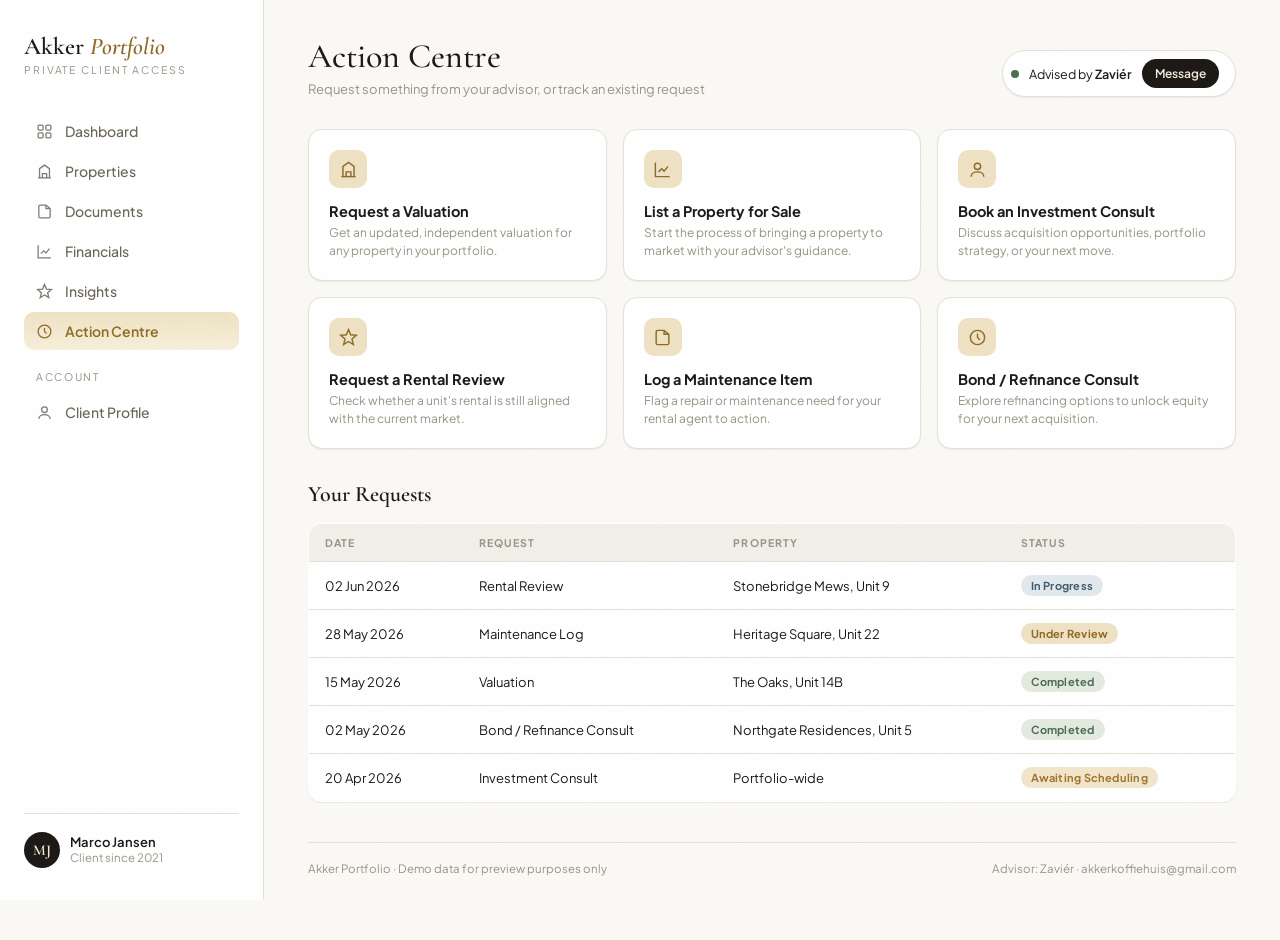
<file: action-centre.html>
<!DOCTYPE html>
<html lang="en">
<head>
<meta charset="UTF-8">
<meta name="viewport" content="width=device-width, initial-scale=1.0">
<title>Action Centre — Akker Portfolio</title>
<link rel="preconnect" href="https://fonts.googleapis.com">
<link href="https://fonts.googleapis.com/css2?family=Cormorant+Garamond:ital,wght@0,500;0,600;1,500&family=Plus+Jakarta+Sans:wght@400;500;600;700&family=IBM+Plex+Mono:wght@400;500;600&display=swap" rel="stylesheet">
<link rel="stylesheet" href="assets/styles.css">
</head>
<body>
<div class="shell">

<aside class="sidebar">
  <div class="brand">
    <div class="mark">Akker <span>Portfolio</span></div>
    <div class="sub">Private Client Access</div>
  </div>
  <nav class="primary">
    <a class="nav-item" href="index.html"><svg viewBox="0 0 24 24" fill="none" stroke="currentColor" stroke-width="1.8"><rect x="3" y="3" width="7" height="7" rx="1.5"/><rect x="14" y="3" width="7" height="7" rx="1.5"/><rect x="3" y="14" width="7" height="7" rx="1.5"/><rect x="14" y="14" width="7" height="7" rx="1.5"/></svg><span>Dashboard</span></a>
    <a class="nav-item" href="properties.html"><svg viewBox="0 0 24 24" fill="none" stroke="currentColor" stroke-width="1.8"><path d="M3 21h18"/><path d="M5 21V8l7-5 7 5v13"/><path d="M9 21v-6h6v6"/></svg><span>Properties</span></a>
    <a class="nav-item" href="documents.html"><svg viewBox="0 0 24 24" fill="none" stroke="currentColor" stroke-width="1.8"><path d="M14 3H6a2 2 0 0 0-2 2v14a2 2 0 0 0 2 2h12a2 2 0 0 0 2-2V8z"/><path d="M14 3v5h5"/></svg><span>Documents</span></a>
    <a class="nav-item" href="financials.html"><svg viewBox="0 0 24 24" fill="none" stroke="currentColor" stroke-width="1.8"><path d="M3 3v18h18"/><path d="M7 15l4-4 3 3 5-6"/></svg><span>Financials</span></a>
    <a class="nav-item" href="insights.html"><svg viewBox="0 0 24 24" fill="none" stroke="currentColor" stroke-width="1.8"><path d="M12 2l2.7 6.6 7.1.6-5.4 4.6 1.7 6.9L12 17l-6.1 3.7 1.7-6.9-5.4-4.6 7.1-.6z"/></svg><span>Insights</span></a>
    <a class="nav-item active" href="action-centre.html"><svg viewBox="0 0 24 24" fill="none" stroke="currentColor" stroke-width="1.8"><circle cx="12" cy="12" r="9"/><path d="M12 7v5l3 3"/></svg><span>Action Centre</span></a>
    <div class="nav-label">Account</div>
    <a class="nav-item" href="profile.html"><svg viewBox="0 0 24 24" fill="none" stroke="currentColor" stroke-width="1.8"><circle cx="12" cy="8" r="4"/><path d="M4 21c0-4 4-6 8-6s8 2 8 6"/></svg><span>Client Profile</span></a>
  </nav>
  <div class="sidebar-foot">
    <div class="avatar">MJ</div>
    <div>
      <div class="who">Marco Jansen</div>
      <div class="role">Client since 2021</div>
    </div>
  </div>
</aside>

<main>
  <div class="topbar">
    <div>
      <h1>Action Centre</h1>
      <div class="date">Request something from your advisor, or track an existing request</div>
    </div>
    <div class="advisor-pill">
      <span class="dot"></span>
      <span class="txt">Advised by <b>Zaviér</b></span>
      <button>Message</button>
    </div>
  </div>

  <div class="tile-grid">
    <div class="tile">
      <div class="tile-icon"><svg viewBox="0 0 24 24" fill="none" stroke="currentColor" stroke-width="1.8"><path d="M3 21h18"/><path d="M5 21V8l7-5 7 5v13"/><path d="M9 21v-6h6v6"/></svg></div>
      <h3>Request a Valuation</h3>
      <p>Get an updated, independent valuation for any property in your portfolio.</p>
    </div>
    <div class="tile">
      <div class="tile-icon"><svg viewBox="0 0 24 24" fill="none" stroke="currentColor" stroke-width="1.8"><path d="M3 3v18h18"/><path d="M7 15l4-4 3 3 5-6"/></svg></div>
      <h3>List a Property for Sale</h3>
      <p>Start the process of bringing a property to market with your advisor's guidance.</p>
    </div>
    <div class="tile">
      <div class="tile-icon"><svg viewBox="0 0 24 24" fill="none" stroke="currentColor" stroke-width="1.8"><circle cx="12" cy="8" r="4"/><path d="M4 21c0-4 4-6 8-6s8 2 8 6"/></svg></div>
      <h3>Book an Investment Consult</h3>
      <p>Discuss acquisition opportunities, portfolio strategy, or your next move.</p>
    </div>
    <div class="tile">
      <div class="tile-icon"><svg viewBox="0 0 24 24" fill="none" stroke="currentColor" stroke-width="1.8"><path d="M12 2l2.7 6.6 7.1.6-5.4 4.6 1.7 6.9L12 17l-6.1 3.7 1.7-6.9-5.4-4.6 7.1-.6z"/></svg></div>
      <h3>Request a Rental Review</h3>
      <p>Check whether a unit's rental is still aligned with the current market.</p>
    </div>
    <div class="tile">
      <div class="tile-icon"><svg viewBox="0 0 24 24" fill="none" stroke="currentColor" stroke-width="1.8"><path d="M14 3H6a2 2 0 0 0-2 2v14a2 2 0 0 0 2 2h12a2 2 0 0 0 2-2V8z"/><path d="M14 3v5h5"/></svg></div>
      <h3>Log a Maintenance Item</h3>
      <p>Flag a repair or maintenance need for your rental agent to action.</p>
    </div>
    <div class="tile">
      <div class="tile-icon"><svg viewBox="0 0 24 24" fill="none" stroke="currentColor" stroke-width="1.8"><circle cx="12" cy="12" r="9"/><path d="M12 7v5l3 3"/></svg></div>
      <h3>Bond / Refinance Consult</h3>
      <p>Explore refinancing options to unlock equity for your next acquisition.</p>
    </div>
  </div>

  <div class="section-head"><h2>Your Requests</h2></div>
  <table class="data-table">
    <thead><tr><th>Date</th><th>Request</th><th>Property</th><th>Status</th></tr></thead>
    <tbody>
      <tr><td>02 Jun 2026</td><td>Rental Review</td><td>Stonebridge Mews, Unit 9</td><td><span class="pill progress">In Progress</span></td></tr>
      <tr><td>28 May 2026</td><td>Maintenance Log</td><td>Heritage Square, Unit 22</td><td><span class="pill review">Under Review</span></td></tr>
      <tr><td>15 May 2026</td><td>Valuation</td><td>The Oaks, Unit 14B</td><td><span class="pill done">Completed</span></td></tr>
      <tr><td>02 May 2026</td><td>Bond / Refinance Consult</td><td>Northgate Residences, Unit 5</td><td><span class="pill done">Completed</span></td></tr>
      <tr><td>20 Apr 2026</td><td>Investment Consult</td><td>Portfolio-wide</td><td><span class="pill pending">Awaiting Scheduling</span></td></tr>
    </tbody>
  </table>

  <footer class="note">
    <span>Akker Portfolio · Demo data for preview purposes only</span>
    <span>Advisor: Zaviér · akkerkoffiehuis@gmail.com</span>
  </footer>
</main>
</div>

<script src="assets/app.js"></script>
</body>
</html>
</file>
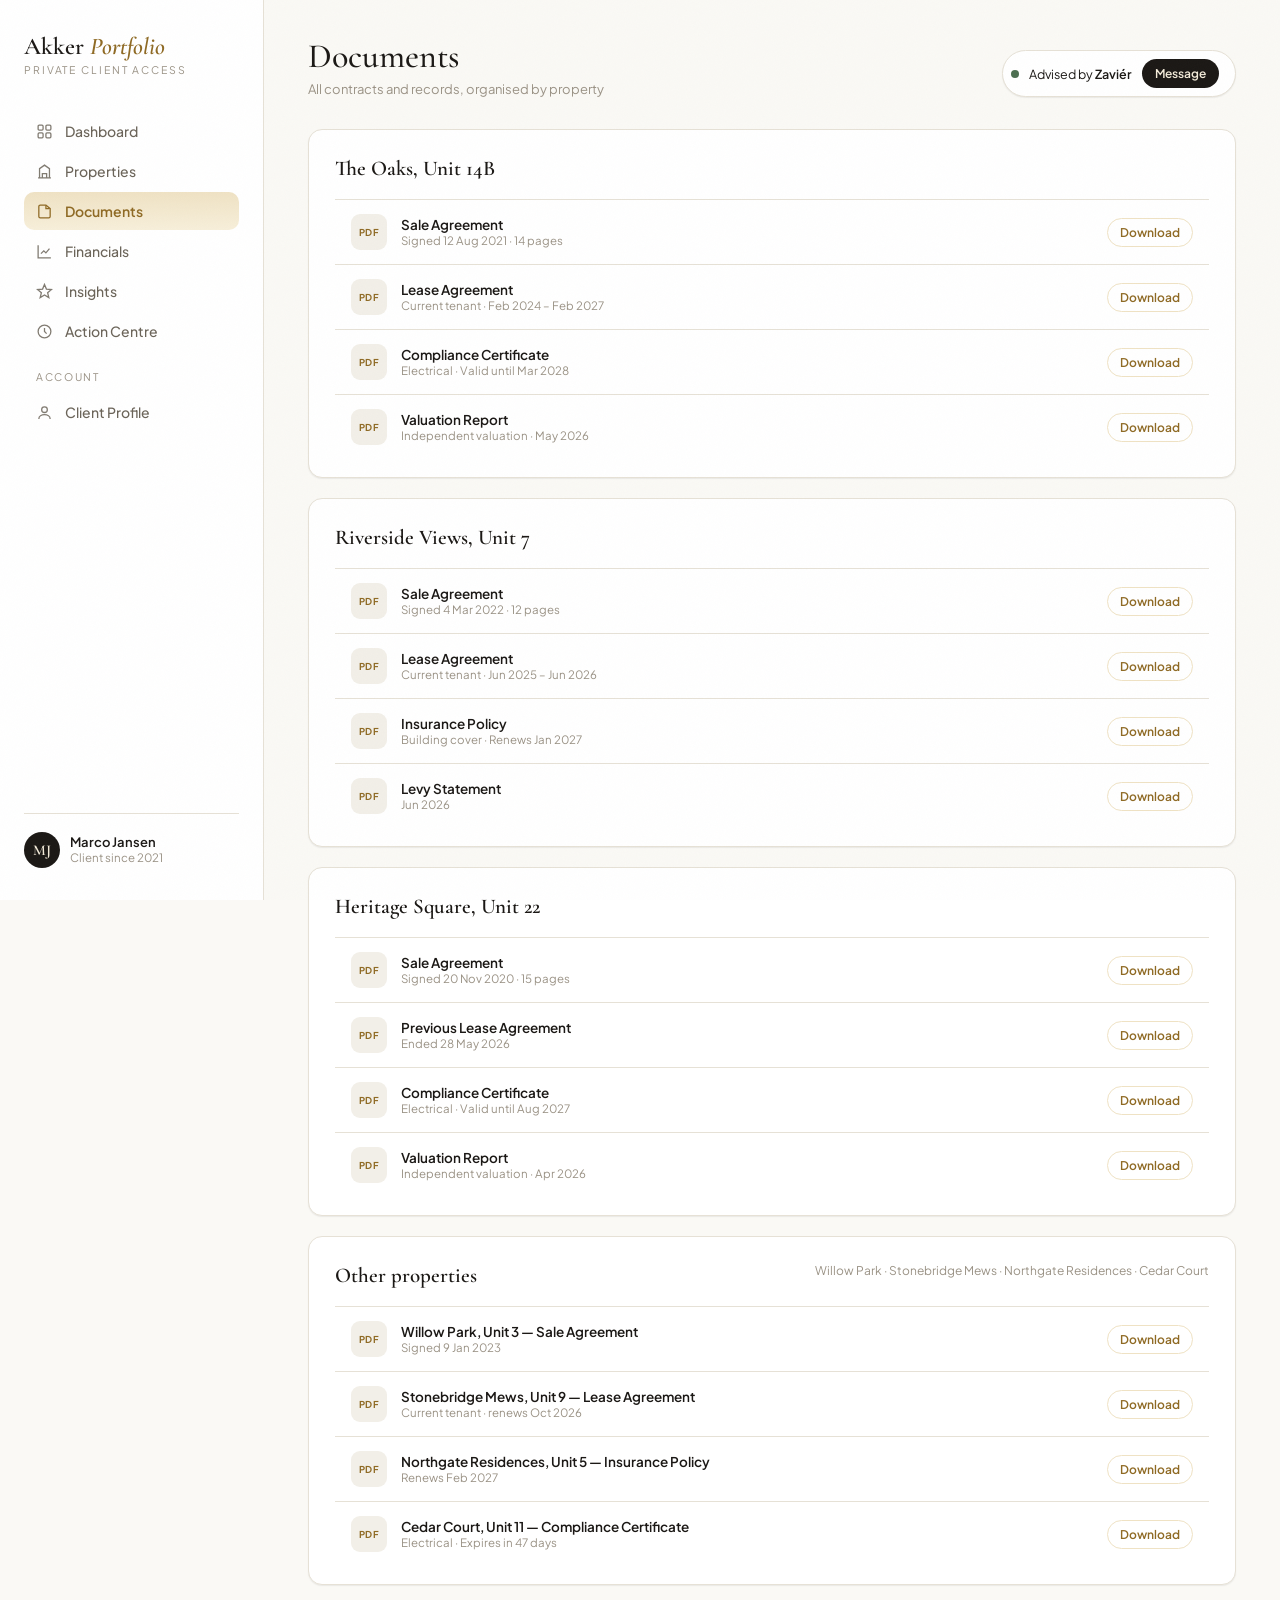
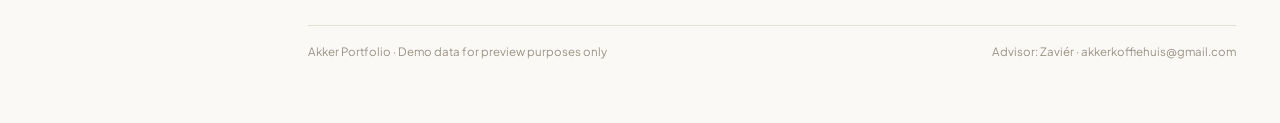
<file: documents.html>
<!DOCTYPE html>
<html lang="en">
<head>
<meta charset="UTF-8">
<meta name="viewport" content="width=device-width, initial-scale=1.0">
<title>Documents — Akker Portfolio</title>
<link rel="preconnect" href="https://fonts.googleapis.com">
<link href="https://fonts.googleapis.com/css2?family=Cormorant+Garamond:ital,wght@0,500;0,600;1,500&family=Plus+Jakarta+Sans:wght@400;500;600;700&family=IBM+Plex+Mono:wght@400;500;600&display=swap" rel="stylesheet">
<link rel="stylesheet" href="assets/styles.css">
</head>
<body>
<div class="shell">

<aside class="sidebar">
  <div class="brand">
    <div class="mark">Akker <span>Portfolio</span></div>
    <div class="sub">Private Client Access</div>
  </div>
  <nav class="primary">
    <a class="nav-item" href="index.html"><svg viewBox="0 0 24 24" fill="none" stroke="currentColor" stroke-width="1.8"><rect x="3" y="3" width="7" height="7" rx="1.5"/><rect x="14" y="3" width="7" height="7" rx="1.5"/><rect x="3" y="14" width="7" height="7" rx="1.5"/><rect x="14" y="14" width="7" height="7" rx="1.5"/></svg><span>Dashboard</span></a>
    <a class="nav-item" href="properties.html"><svg viewBox="0 0 24 24" fill="none" stroke="currentColor" stroke-width="1.8"><path d="M3 21h18"/><path d="M5 21V8l7-5 7 5v13"/><path d="M9 21v-6h6v6"/></svg><span>Properties</span></a>
    <a class="nav-item active" href="documents.html"><svg viewBox="0 0 24 24" fill="none" stroke="currentColor" stroke-width="1.8"><path d="M14 3H6a2 2 0 0 0-2 2v14a2 2 0 0 0 2 2h12a2 2 0 0 0 2-2V8z"/><path d="M14 3v5h5"/></svg><span>Documents</span></a>
    <a class="nav-item" href="financials.html"><svg viewBox="0 0 24 24" fill="none" stroke="currentColor" stroke-width="1.8"><path d="M3 3v18h18"/><path d="M7 15l4-4 3 3 5-6"/></svg><span>Financials</span></a>
    <a class="nav-item" href="insights.html"><svg viewBox="0 0 24 24" fill="none" stroke="currentColor" stroke-width="1.8"><path d="M12 2l2.7 6.6 7.1.6-5.4 4.6 1.7 6.9L12 17l-6.1 3.7 1.7-6.9-5.4-4.6 7.1-.6z"/></svg><span>Insights</span></a>
    <a class="nav-item" href="action-centre.html"><svg viewBox="0 0 24 24" fill="none" stroke="currentColor" stroke-width="1.8"><circle cx="12" cy="12" r="9"/><path d="M12 7v5l3 3"/></svg><span>Action Centre</span></a>
    <div class="nav-label">Account</div>
    <a class="nav-item" href="profile.html"><svg viewBox="0 0 24 24" fill="none" stroke="currentColor" stroke-width="1.8"><circle cx="12" cy="8" r="4"/><path d="M4 21c0-4 4-6 8-6s8 2 8 6"/></svg><span>Client Profile</span></a>
  </nav>
  <div class="sidebar-foot">
    <div class="avatar">MJ</div>
    <div>
      <div class="who">Marco Jansen</div>
      <div class="role">Client since 2021</div>
    </div>
  </div>
</aside>

<main>
  <div class="topbar">
    <div>
      <h1>Documents</h1>
      <div class="date">All contracts and records, organised by property</div>
    </div>
    <div class="advisor-pill">
      <span class="dot"></span>
      <span class="txt">Advised by <b>Zaviér</b></span>
      <button>Message</button>
    </div>
  </div>

  <section class="panel">
    <div class="panel-head"><div class="panel-title">The Oaks, Unit 14B</div></div>
    <div class="doc-row"><div class="doc-icon">PDF</div><div class="doc-meta"><div class="title">Sale Agreement</div><div class="sub">Signed 12 Aug 2021 · 14 pages</div></div><button class="doc-dl">Download</button></div>
    <div class="doc-row"><div class="doc-icon">PDF</div><div class="doc-meta"><div class="title">Lease Agreement</div><div class="sub">Current tenant · Feb 2024 – Feb 2027</div></div><button class="doc-dl">Download</button></div>
    <div class="doc-row"><div class="doc-icon">PDF</div><div class="doc-meta"><div class="title">Compliance Certificate</div><div class="sub">Electrical · Valid until Mar 2028</div></div><button class="doc-dl">Download</button></div>
    <div class="doc-row"><div class="doc-icon">PDF</div><div class="doc-meta"><div class="title">Valuation Report</div><div class="sub">Independent valuation · May 2026</div></div><button class="doc-dl">Download</button></div>
  </section>

  <section class="panel">
    <div class="panel-head"><div class="panel-title">Riverside Views, Unit 7</div></div>
    <div class="doc-row"><div class="doc-icon">PDF</div><div class="doc-meta"><div class="title">Sale Agreement</div><div class="sub">Signed 4 Mar 2022 · 12 pages</div></div><button class="doc-dl">Download</button></div>
    <div class="doc-row"><div class="doc-icon">PDF</div><div class="doc-meta"><div class="title">Lease Agreement</div><div class="sub">Current tenant · Jun 2025 – Jun 2026</div></div><button class="doc-dl">Download</button></div>
    <div class="doc-row"><div class="doc-icon">PDF</div><div class="doc-meta"><div class="title">Insurance Policy</div><div class="sub">Building cover · Renews Jan 2027</div></div><button class="doc-dl">Download</button></div>
    <div class="doc-row"><div class="doc-icon">PDF</div><div class="doc-meta"><div class="title">Levy Statement</div><div class="sub">Jun 2026</div></div><button class="doc-dl">Download</button></div>
  </section>

  <section class="panel">
    <div class="panel-head"><div class="panel-title">Heritage Square, Unit 22</div></div>
    <div class="doc-row"><div class="doc-icon">PDF</div><div class="doc-meta"><div class="title">Sale Agreement</div><div class="sub">Signed 20 Nov 2020 · 15 pages</div></div><button class="doc-dl">Download</button></div>
    <div class="doc-row"><div class="doc-icon">PDF</div><div class="doc-meta"><div class="title">Previous Lease Agreement</div><div class="sub">Ended 28 May 2026</div></div><button class="doc-dl">Download</button></div>
    <div class="doc-row"><div class="doc-icon">PDF</div><div class="doc-meta"><div class="title">Compliance Certificate</div><div class="sub">Electrical · Valid until Aug 2027</div></div><button class="doc-dl">Download</button></div>
    <div class="doc-row"><div class="doc-icon">PDF</div><div class="doc-meta"><div class="title">Valuation Report</div><div class="sub">Independent valuation · Apr 2026</div></div><button class="doc-dl">Download</button></div>
  </section>

  <section class="panel">
    <div class="panel-head"><div class="panel-title">Other properties</div><span style="font-size:12px;color:var(--ink-faint);">Willow Park · Stonebridge Mews · Northgate Residences · Cedar Court</span></div>
    <div class="doc-row"><div class="doc-icon">PDF</div><div class="doc-meta"><div class="title">Willow Park, Unit 3 — Sale Agreement</div><div class="sub">Signed 9 Jan 2023</div></div><button class="doc-dl">Download</button></div>
    <div class="doc-row"><div class="doc-icon">PDF</div><div class="doc-meta"><div class="title">Stonebridge Mews, Unit 9 — Lease Agreement</div><div class="sub">Current tenant · renews Oct 2026</div></div><button class="doc-dl">Download</button></div>
    <div class="doc-row"><div class="doc-icon">PDF</div><div class="doc-meta"><div class="title">Northgate Residences, Unit 5 — Insurance Policy</div><div class="sub">Renews Feb 2027</div></div><button class="doc-dl">Download</button></div>
    <div class="doc-row"><div class="doc-icon">PDF</div><div class="doc-meta"><div class="title">Cedar Court, Unit 11 — Compliance Certificate</div><div class="sub">Electrical · Expires in 47 days</div></div><button class="doc-dl">Download</button></div>
  </section>

  <footer class="note">
    <span>Akker Portfolio · Demo data for preview purposes only</span>
    <span>Advisor: Zaviér · akkerkoffiehuis@gmail.com</span>
  </footer>
</main>
</div>

<script src="assets/app.js"></script>
</body>
</html>
</file>
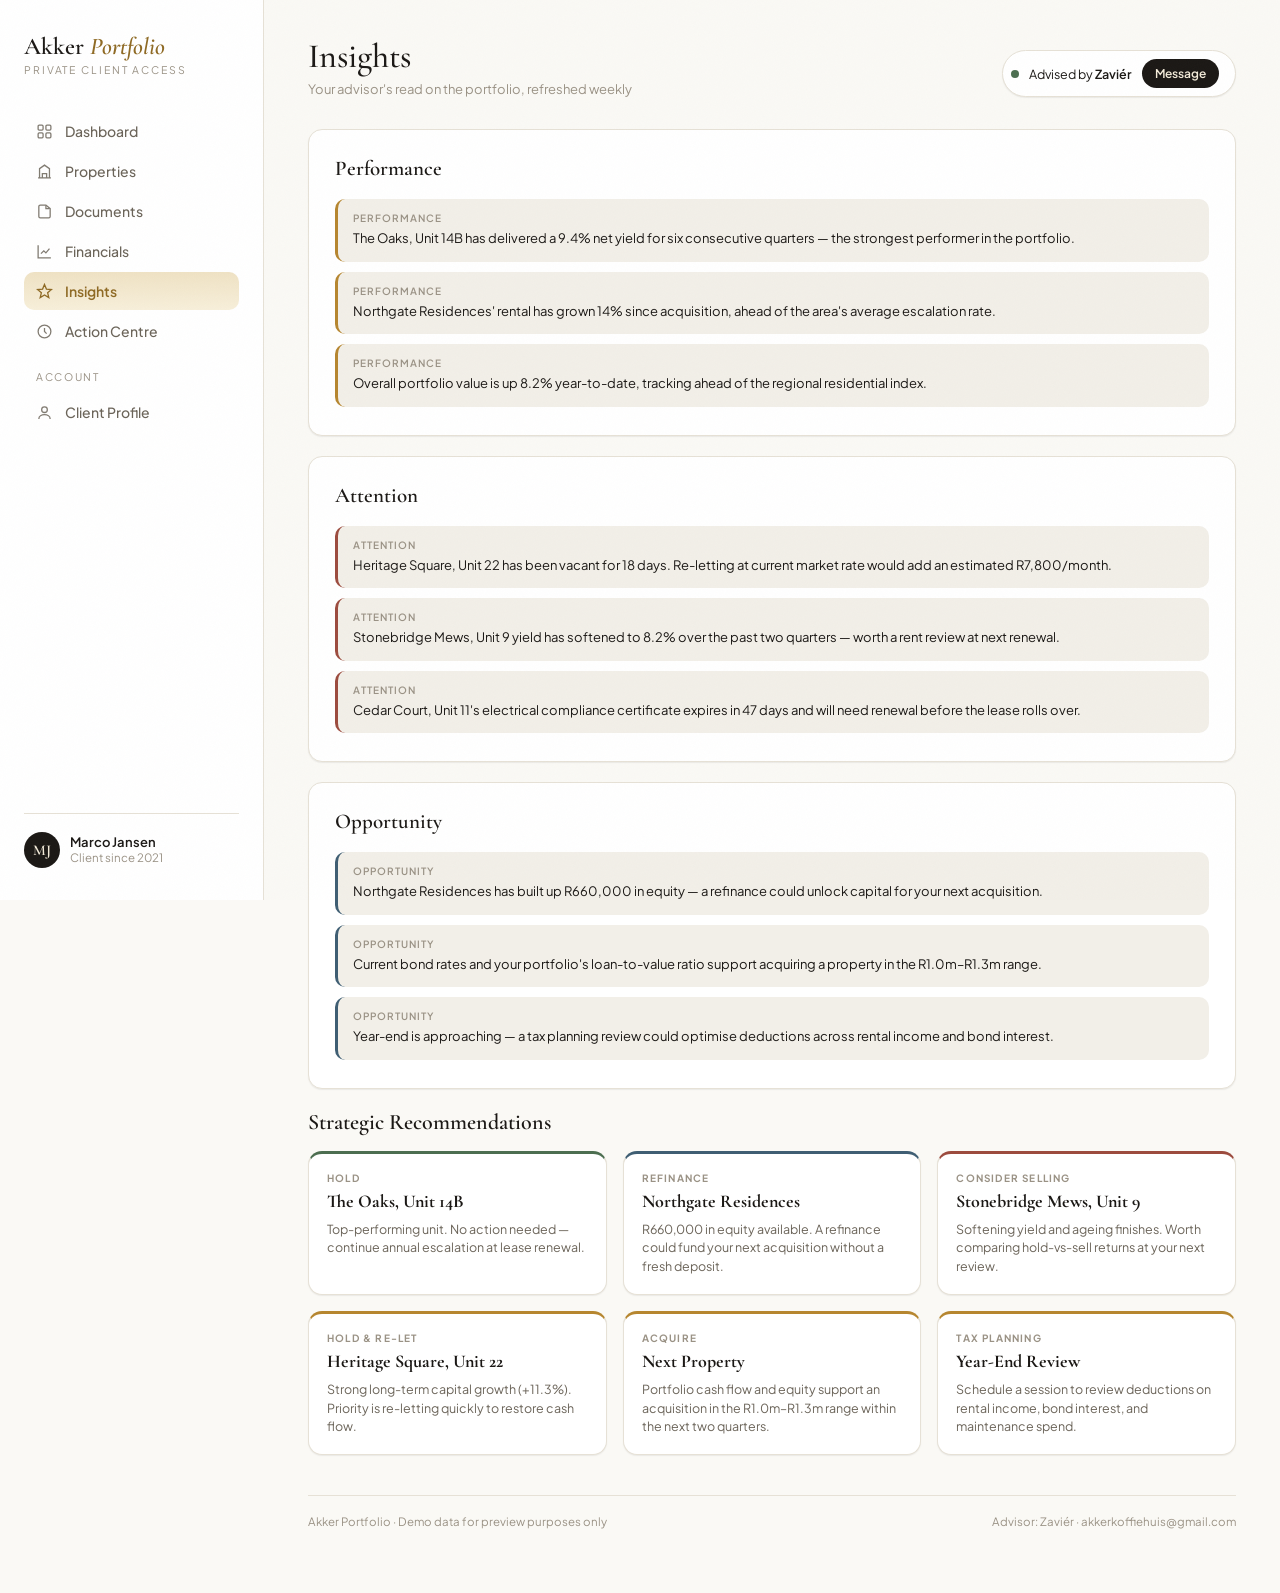
<file: insights.html>
<!DOCTYPE html>
<html lang="en">
<head>
<meta charset="UTF-8">
<meta name="viewport" content="width=device-width, initial-scale=1.0">
<title>Insights — Akker Portfolio</title>
<link rel="preconnect" href="https://fonts.googleapis.com">
<link href="https://fonts.googleapis.com/css2?family=Cormorant+Garamond:ital,wght@0,500;0,600;1,500&family=Plus+Jakarta+Sans:wght@400;500;600;700&family=IBM+Plex+Mono:wght@400;500;600&display=swap" rel="stylesheet">
<link rel="stylesheet" href="assets/styles.css">
</head>
<body>
<div class="shell">

<aside class="sidebar">
  <div class="brand">
    <div class="mark">Akker <span>Portfolio</span></div>
    <div class="sub">Private Client Access</div>
  </div>
  <nav class="primary">
    <a class="nav-item" href="index.html"><svg viewBox="0 0 24 24" fill="none" stroke="currentColor" stroke-width="1.8"><rect x="3" y="3" width="7" height="7" rx="1.5"/><rect x="14" y="3" width="7" height="7" rx="1.5"/><rect x="3" y="14" width="7" height="7" rx="1.5"/><rect x="14" y="14" width="7" height="7" rx="1.5"/></svg><span>Dashboard</span></a>
    <a class="nav-item" href="properties.html"><svg viewBox="0 0 24 24" fill="none" stroke="currentColor" stroke-width="1.8"><path d="M3 21h18"/><path d="M5 21V8l7-5 7 5v13"/><path d="M9 21v-6h6v6"/></svg><span>Properties</span></a>
    <a class="nav-item" href="documents.html"><svg viewBox="0 0 24 24" fill="none" stroke="currentColor" stroke-width="1.8"><path d="M14 3H6a2 2 0 0 0-2 2v14a2 2 0 0 0 2 2h12a2 2 0 0 0 2-2V8z"/><path d="M14 3v5h5"/></svg><span>Documents</span></a>
    <a class="nav-item" href="financials.html"><svg viewBox="0 0 24 24" fill="none" stroke="currentColor" stroke-width="1.8"><path d="M3 3v18h18"/><path d="M7 15l4-4 3 3 5-6"/></svg><span>Financials</span></a>
    <a class="nav-item active" href="insights.html"><svg viewBox="0 0 24 24" fill="none" stroke="currentColor" stroke-width="1.8"><path d="M12 2l2.7 6.6 7.1.6-5.4 4.6 1.7 6.9L12 17l-6.1 3.7 1.7-6.9-5.4-4.6 7.1-.6z"/></svg><span>Insights</span></a>
    <a class="nav-item" href="action-centre.html"><svg viewBox="0 0 24 24" fill="none" stroke="currentColor" stroke-width="1.8"><circle cx="12" cy="12" r="9"/><path d="M12 7v5l3 3"/></svg><span>Action Centre</span></a>
    <div class="nav-label">Account</div>
    <a class="nav-item" href="profile.html"><svg viewBox="0 0 24 24" fill="none" stroke="currentColor" stroke-width="1.8"><circle cx="12" cy="8" r="4"/><path d="M4 21c0-4 4-6 8-6s8 2 8 6"/></svg><span>Client Profile</span></a>
  </nav>
  <div class="sidebar-foot">
    <div class="avatar">MJ</div>
    <div>
      <div class="who">Marco Jansen</div>
      <div class="role">Client since 2021</div>
    </div>
  </div>
</aside>

<main>
  <div class="topbar">
    <div>
      <h1>Insights</h1>
      <div class="date">Your advisor's read on the portfolio, refreshed weekly</div>
    </div>
    <div class="advisor-pill">
      <span class="dot"></span>
      <span class="txt">Advised by <b>Zaviér</b></span>
      <button>Message</button>
    </div>
  </div>

  <section class="panel">
    <div class="panel-head"><div class="panel-title">Performance</div></div>
    <div class="insight-card">
      <span class="tag">Performance</span>
      <p>The Oaks, Unit 14B has delivered a 9.4% net yield for six consecutive quarters — the strongest performer in the portfolio.</p>
    </div>
    <div class="insight-card">
      <span class="tag">Performance</span>
      <p>Northgate Residences' rental has grown 14% since acquisition, ahead of the area's average escalation rate.</p>
    </div>
    <div class="insight-card">
      <span class="tag">Performance</span>
      <p>Overall portfolio value is up 8.2% year-to-date, tracking ahead of the regional residential index.</p>
    </div>
  </section>

  <section class="panel">
    <div class="panel-head"><div class="panel-title">Attention</div></div>
    <div class="insight-card attention">
      <span class="tag">Attention</span>
      <p>Heritage Square, Unit 22 has been vacant for 18 days. Re-letting at current market rate would add an estimated R7,800/month.</p>
    </div>
    <div class="insight-card attention">
      <span class="tag">Attention</span>
      <p>Stonebridge Mews, Unit 9 yield has softened to 8.2% over the past two quarters — worth a rent review at next renewal.</p>
    </div>
    <div class="insight-card attention">
      <span class="tag">Attention</span>
      <p>Cedar Court, Unit 11's electrical compliance certificate expires in 47 days and will need renewal before the lease rolls over.</p>
    </div>
  </section>

  <section class="panel">
    <div class="panel-head"><div class="panel-title">Opportunity</div></div>
    <div class="insight-card opportunity">
      <span class="tag">Opportunity</span>
      <p>Northgate Residences has built up R660,000 in equity — a refinance could unlock capital for your next acquisition.</p>
    </div>
    <div class="insight-card opportunity">
      <span class="tag">Opportunity</span>
      <p>Current bond rates and your portfolio's loan-to-value ratio support acquiring a property in the R1.0m–R1.3m range.</p>
    </div>
    <div class="insight-card opportunity">
      <span class="tag">Opportunity</span>
      <p>Year-end is approaching — a tax planning review could optimise deductions across rental income and bond interest.</p>
    </div>
  </section>

  <div class="section-head"><h2>Strategic Recommendations</h2></div>
  <div class="reco-grid">
    <div class="reco-card hold">
      <div class="kind">Hold</div>
      <h3>The Oaks, Unit 14B</h3>
      <p>Top-performing unit. No action needed — continue annual escalation at lease renewal.</p>
    </div>
    <div class="reco-card refinance">
      <div class="kind">Refinance</div>
      <h3>Northgate Residences</h3>
      <p>R660,000 in equity available. A refinance could fund your next acquisition without a fresh deposit.</p>
    </div>
    <div class="reco-card sell">
      <div class="kind">Consider Selling</div>
      <h3>Stonebridge Mews, Unit 9</h3>
      <p>Softening yield and ageing finishes. Worth comparing hold-vs-sell returns at your next review.</p>
    </div>
    <div class="reco-card">
      <div class="kind">Hold &amp; Re-let</div>
      <h3>Heritage Square, Unit 22</h3>
      <p>Strong long-term capital growth (+11.3%). Priority is re-letting quickly to restore cash flow.</p>
    </div>
    <div class="reco-card">
      <div class="kind">Acquire</div>
      <h3>Next Property</h3>
      <p>Portfolio cash flow and equity support an acquisition in the R1.0m–R1.3m range within the next two quarters.</p>
    </div>
    <div class="reco-card">
      <div class="kind">Tax Planning</div>
      <h3>Year-End Review</h3>
      <p>Schedule a session to review deductions on rental income, bond interest, and maintenance spend.</p>
    </div>
  </div>

  <footer class="note">
    <span>Akker Portfolio · Demo data for preview purposes only</span>
    <span>Advisor: Zaviér · akkerkoffiehuis@gmail.com</span>
  </footer>
</main>
</div>

<script src="assets/app.js"></script>
</body>
</html>
</file>
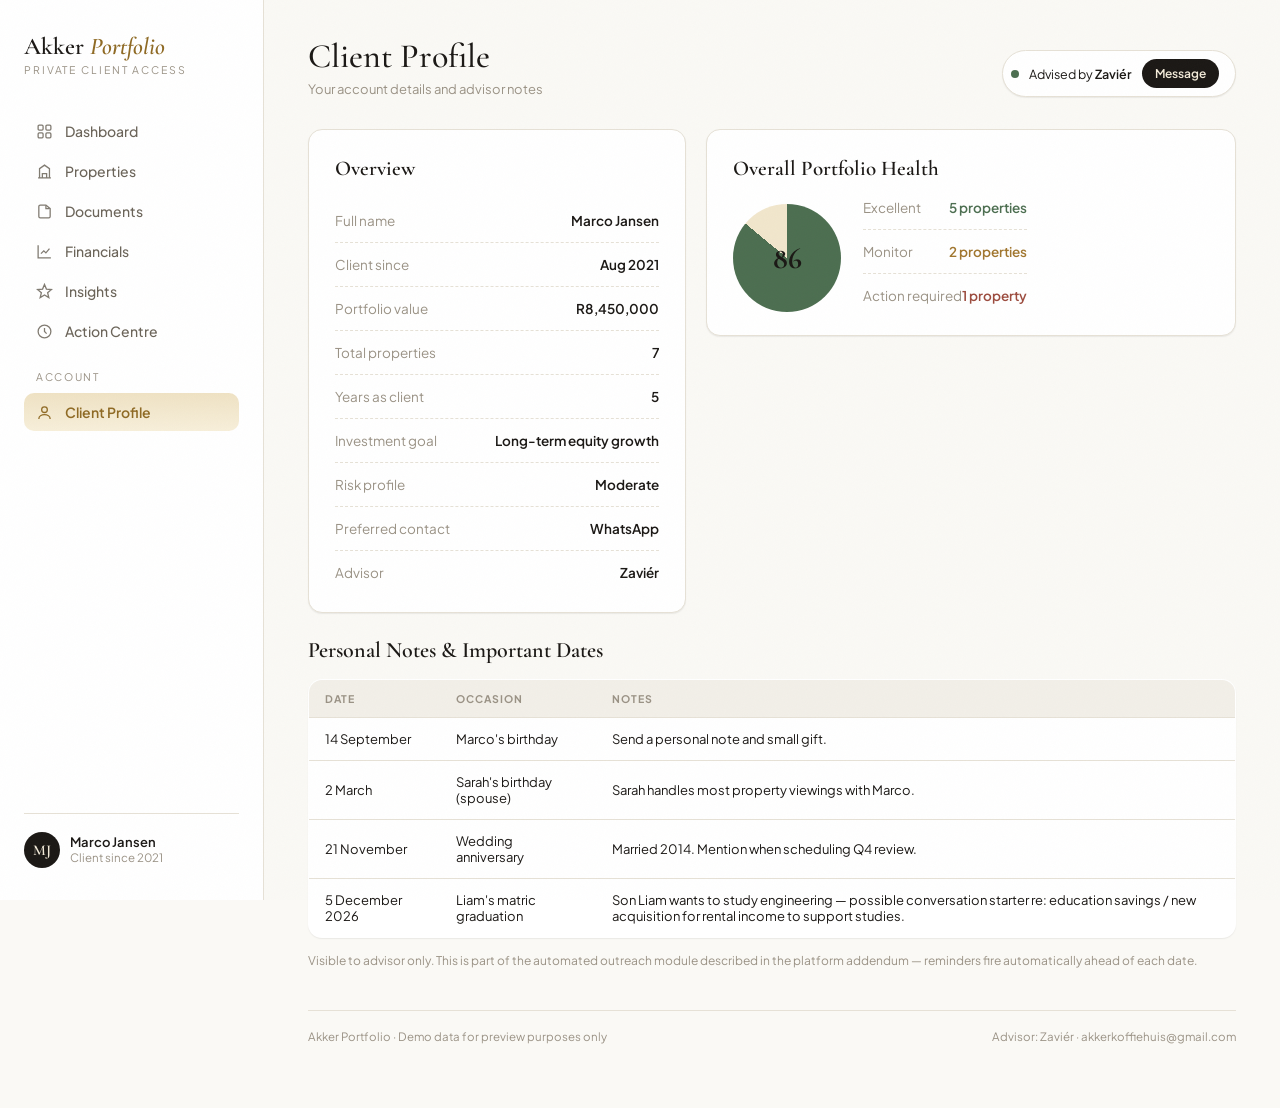
<file: profile.html>
<!DOCTYPE html>
<html lang="en">
<head>
<meta charset="UTF-8">
<meta name="viewport" content="width=device-width, initial-scale=1.0">
<title>Client Profile — Akker Portfolio</title>
<link rel="preconnect" href="https://fonts.googleapis.com">
<link href="https://fonts.googleapis.com/css2?family=Cormorant+Garamond:ital,wght@0,500;0,600;1,500&family=Plus+Jakarta+Sans:wght@400;500;600;700&family=IBM+Plex+Mono:wght@400;500;600&display=swap" rel="stylesheet">
<link rel="stylesheet" href="assets/styles.css">
</head>
<body>
<div class="shell">

<aside class="sidebar">
  <div class="brand">
    <div class="mark">Akker <span>Portfolio</span></div>
    <div class="sub">Private Client Access</div>
  </div>
  <nav class="primary">
    <a class="nav-item" href="index.html"><svg viewBox="0 0 24 24" fill="none" stroke="currentColor" stroke-width="1.8"><rect x="3" y="3" width="7" height="7" rx="1.5"/><rect x="14" y="3" width="7" height="7" rx="1.5"/><rect x="3" y="14" width="7" height="7" rx="1.5"/><rect x="14" y="14" width="7" height="7" rx="1.5"/></svg><span>Dashboard</span></a>
    <a class="nav-item" href="properties.html"><svg viewBox="0 0 24 24" fill="none" stroke="currentColor" stroke-width="1.8"><path d="M3 21h18"/><path d="M5 21V8l7-5 7 5v13"/><path d="M9 21v-6h6v6"/></svg><span>Properties</span></a>
    <a class="nav-item" href="documents.html"><svg viewBox="0 0 24 24" fill="none" stroke="currentColor" stroke-width="1.8"><path d="M14 3H6a2 2 0 0 0-2 2v14a2 2 0 0 0 2 2h12a2 2 0 0 0 2-2V8z"/><path d="M14 3v5h5"/></svg><span>Documents</span></a>
    <a class="nav-item" href="financials.html"><svg viewBox="0 0 24 24" fill="none" stroke="currentColor" stroke-width="1.8"><path d="M3 3v18h18"/><path d="M7 15l4-4 3 3 5-6"/></svg><span>Financials</span></a>
    <a class="nav-item" href="insights.html"><svg viewBox="0 0 24 24" fill="none" stroke="currentColor" stroke-width="1.8"><path d="M12 2l2.7 6.6 7.1.6-5.4 4.6 1.7 6.9L12 17l-6.1 3.7 1.7-6.9-5.4-4.6 7.1-.6z"/></svg><span>Insights</span></a>
    <a class="nav-item" href="action-centre.html"><svg viewBox="0 0 24 24" fill="none" stroke="currentColor" stroke-width="1.8"><circle cx="12" cy="12" r="9"/><path d="M12 7v5l3 3"/></svg><span>Action Centre</span></a>
    <div class="nav-label">Account</div>
    <a class="nav-item active" href="profile.html"><svg viewBox="0 0 24 24" fill="none" stroke="currentColor" stroke-width="1.8"><circle cx="12" cy="8" r="4"/><path d="M4 21c0-4 4-6 8-6s8 2 8 6"/></svg><span>Client Profile</span></a>
  </nav>
  <div class="sidebar-foot">
    <div class="avatar">MJ</div>
    <div>
      <div class="who">Marco Jansen</div>
      <div class="role">Client since 2021</div>
    </div>
  </div>
</aside>

<main>
  <div class="topbar">
    <div>
      <h1>Client Profile</h1>
      <div class="date">Your account details and advisor notes</div>
    </div>
    <div class="advisor-pill">
      <span class="dot"></span>
      <span class="txt">Advised by <b>Zaviér</b></span>
      <button>Message</button>
    </div>
  </div>

  <div class="profile-grid">
    <div class="panel">
      <div class="panel-head"><div class="panel-title">Overview</div></div>
      <div class="stat-list">
        <div class="stat-row"><span class="k">Full name</span><span class="v">Marco Jansen</span></div>
        <div class="stat-row"><span class="k">Client since</span><span class="v">Aug 2021</span></div>
        <div class="stat-row"><span class="k">Portfolio value</span><span class="v">R8,450,000</span></div>
        <div class="stat-row"><span class="k">Total properties</span><span class="v">7</span></div>
        <div class="stat-row"><span class="k">Years as client</span><span class="v">5</span></div>
        <div class="stat-row"><span class="k">Investment goal</span><span class="v">Long-term equity growth</span></div>
        <div class="stat-row"><span class="k">Risk profile</span><span class="v">Moderate</span></div>
        <div class="stat-row"><span class="k">Preferred contact</span><span class="v">WhatsApp</span></div>
        <div class="stat-row"><span class="k">Advisor</span><span class="v">Zaviér</span></div>
      </div>
    </div>

    <div class="panel">
      <div class="panel-head"><div class="panel-title">Overall Portfolio Health</div></div>
      <div class="health-wrap">
        <div class="health-ring" style="background:conic-gradient(var(--success) 0% 86%, var(--watch-soft) 86% 100%);">
          <div class="num">86</div>
        </div>
        <div>
          <div class="stat-row" style="border-top:none; padding-top:0;"><span class="k">Excellent</span><span class="v pos" style="color:var(--success);">5 properties</span></div>
          <div class="stat-row"><span class="k">Monitor</span><span class="v" style="color:var(--watch);">2 properties</span></div>
          <div class="stat-row"><span class="k">Action required</span><span class="v" style="color:var(--danger);">1 property</span></div>
        </div>
      </div>
    </div>
  </div>

  <div class="section-head" style="margin-top:24px;"><h2>Personal Notes &amp; Important Dates</h2></div>
  <table class="data-table">
    <thead><tr><th>Date</th><th>Occasion</th><th>Notes</th></tr></thead>
    <tbody>
      <tr><td>14 September</td><td>Marco's birthday</td><td>Send a personal note and small gift.</td></tr>
      <tr><td>2 March</td><td>Sarah's birthday (spouse)</td><td>Sarah handles most property viewings with Marco.</td></tr>
      <tr><td>21 November</td><td>Wedding anniversary</td><td>Married 2014. Mention when scheduling Q4 review.</td></tr>
      <tr><td>5 December 2026</td><td>Liam's matric graduation</td><td>Son Liam wants to study engineering — possible conversation starter re: education savings / new acquisition for rental income to support studies.</td></tr>
    </tbody>
  </table>
  <p class="muted-note">Visible to advisor only. This is part of the automated outreach module described in the platform addendum — reminders fire automatically ahead of each date.</p>

  <footer class="note">
    <span>Akker Portfolio · Demo data for preview purposes only</span>
    <span>Advisor: Zaviér · akkerkoffiehuis@gmail.com</span>
  </footer>
</main>
</div>

<script src="assets/app.js"></script>
</body>
</html>
</file>
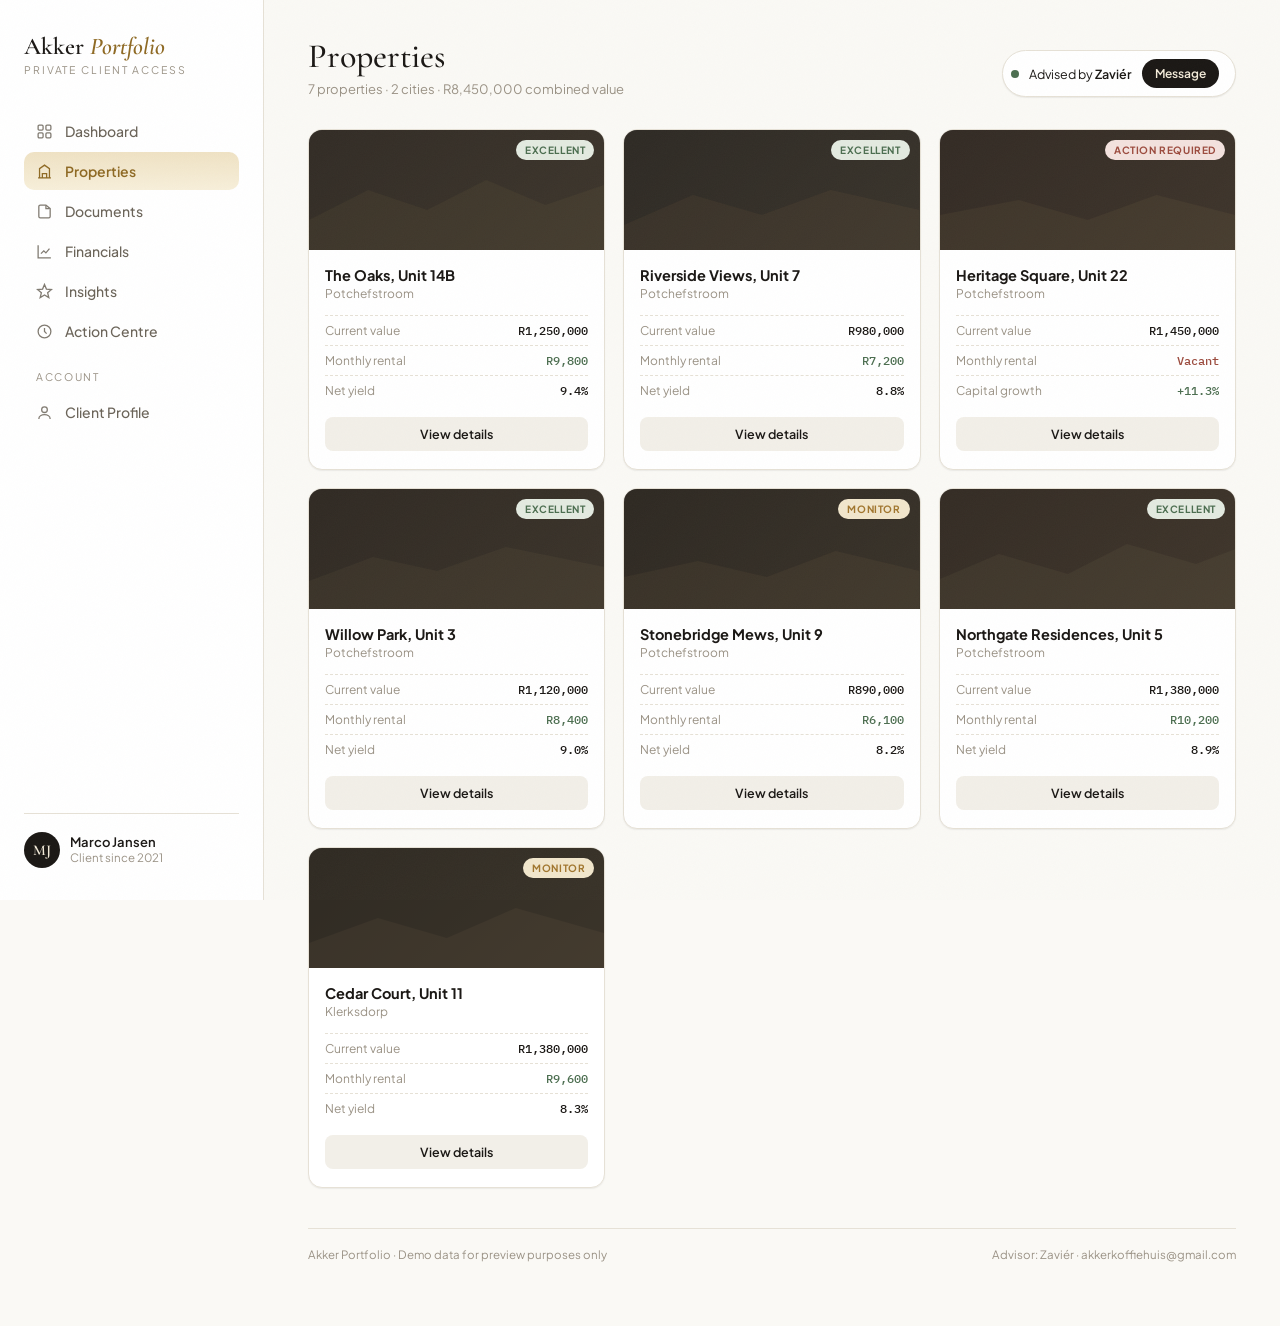
<file: properties.html>
<!DOCTYPE html>
<html lang="en">
<head>
<meta charset="UTF-8">
<meta name="viewport" content="width=device-width, initial-scale=1.0">
<title>Properties — Akker Portfolio</title>
<link rel="preconnect" href="https://fonts.googleapis.com">
<link href="https://fonts.googleapis.com/css2?family=Cormorant+Garamond:ital,wght@0,500;0,600;1,500&family=Plus+Jakarta+Sans:wght@400;500;600;700&family=IBM+Plex+Mono:wght@400;500;600&display=swap" rel="stylesheet">
<link rel="stylesheet" href="assets/styles.css">
</head>
<body>
<div class="shell">

<aside class="sidebar">
  <div class="brand">
    <div class="mark">Akker <span>Portfolio</span></div>
    <div class="sub">Private Client Access</div>
  </div>
  <nav class="primary">
    <a class="nav-item" href="index.html"><svg viewBox="0 0 24 24" fill="none" stroke="currentColor" stroke-width="1.8"><rect x="3" y="3" width="7" height="7" rx="1.5"/><rect x="14" y="3" width="7" height="7" rx="1.5"/><rect x="3" y="14" width="7" height="7" rx="1.5"/><rect x="14" y="14" width="7" height="7" rx="1.5"/></svg><span>Dashboard</span></a>
    <a class="nav-item active" href="properties.html"><svg viewBox="0 0 24 24" fill="none" stroke="currentColor" stroke-width="1.8"><path d="M3 21h18"/><path d="M5 21V8l7-5 7 5v13"/><path d="M9 21v-6h6v6"/></svg><span>Properties</span></a>
    <a class="nav-item" href="documents.html"><svg viewBox="0 0 24 24" fill="none" stroke="currentColor" stroke-width="1.8"><path d="M14 3H6a2 2 0 0 0-2 2v14a2 2 0 0 0 2 2h12a2 2 0 0 0 2-2V8z"/><path d="M14 3v5h5"/></svg><span>Documents</span></a>
    <a class="nav-item" href="financials.html"><svg viewBox="0 0 24 24" fill="none" stroke="currentColor" stroke-width="1.8"><path d="M3 3v18h18"/><path d="M7 15l4-4 3 3 5-6"/></svg><span>Financials</span></a>
    <a class="nav-item" href="insights.html"><svg viewBox="0 0 24 24" fill="none" stroke="currentColor" stroke-width="1.8"><path d="M12 2l2.7 6.6 7.1.6-5.4 4.6 1.7 6.9L12 17l-6.1 3.7 1.7-6.9-5.4-4.6 7.1-.6z"/></svg><span>Insights</span></a>
    <a class="nav-item" href="action-centre.html"><svg viewBox="0 0 24 24" fill="none" stroke="currentColor" stroke-width="1.8"><circle cx="12" cy="12" r="9"/><path d="M12 7v5l3 3"/></svg><span>Action Centre</span></a>
    <div class="nav-label">Account</div>
    <a class="nav-item" href="profile.html"><svg viewBox="0 0 24 24" fill="none" stroke="currentColor" stroke-width="1.8"><circle cx="12" cy="8" r="4"/><path d="M4 21c0-4 4-6 8-6s8 2 8 6"/></svg><span>Client Profile</span></a>
  </nav>
  <div class="sidebar-foot">
    <div class="avatar">MJ</div>
    <div>
      <div class="who">Marco Jansen</div>
      <div class="role">Client since 2021</div>
    </div>
  </div>
</aside>

<main>
  <div class="topbar">
    <div>
      <h1>Properties</h1>
      <div class="date">7 properties · 2 cities · R8,450,000 combined value</div>
    </div>
    <div class="advisor-pill">
      <span class="dot"></span>
      <span class="txt">Advised by <b>Zaviér</b></span>
      <button>Message</button>
    </div>
  </div>

  <div class="property-grid">

    <div class="property-card">
      <div class="property-thumb">
        <svg viewBox="0 0 300 120" preserveAspectRatio="none"><rect width="300" height="120" fill="#3A332A"/><path d="M0 90 L60 60 L120 80 L180 50 L240 75 L300 55 L300 120 L0 120 Z" fill="#4A4030"/></svg>
        <span class="status-chip excellent">Excellent</span>
      </div>
      <div class="property-body">
        <div class="name">The Oaks, Unit 14B</div>
        <div class="addr">Potchefstroom</div>
        <div class="pstat-row"><span class="k">Current value</span><span class="v">R1,250,000</span></div>
        <div class="pstat-row"><span class="k">Monthly rental</span><span class="v pos">R9,800</span></div>
        <div class="pstat-row"><span class="k">Net yield</span><span class="v">9.4%</span></div>
        <a class="card-cta" href="property-detail.html">View details</a>
      </div>
    </div>

    <div class="property-card">
      <div class="property-thumb">
        <svg viewBox="0 0 300 120" preserveAspectRatio="none"><rect width="300" height="120" fill="#332E28"/><path d="M0 95 L70 65 L140 85 L210 60 L300 80 L300 120 L0 120 Z" fill="#453B2E"/></svg>
        <span class="status-chip excellent">Excellent</span>
      </div>
      <div class="property-body">
        <div class="name">Riverside Views, Unit 7</div>
        <div class="addr">Potchefstroom</div>
        <div class="pstat-row"><span class="k">Current value</span><span class="v">R980,000</span></div>
        <div class="pstat-row"><span class="k">Monthly rental</span><span class="v pos">R7,200</span></div>
        <div class="pstat-row"><span class="k">Net yield</span><span class="v">8.8%</span></div>
        <a class="card-cta" href="property-detail.html">View details</a>
      </div>
    </div>

    <div class="property-card">
      <div class="property-thumb">
        <svg viewBox="0 0 300 120" preserveAspectRatio="none"><rect width="300" height="120" fill="#3D3128"/><path d="M0 85 L80 70 L150 90 L220 65 L300 85 L300 120 L0 120 Z" fill="#4F4031"/></svg>
        <span class="status-chip action">Action Required</span>
      </div>
      <div class="property-body">
        <div class="name">Heritage Square, Unit 22</div>
        <div class="addr">Potchefstroom</div>
        <div class="pstat-row"><span class="k">Current value</span><span class="v">R1,450,000</span></div>
        <div class="pstat-row"><span class="k">Monthly rental</span><span class="v neg">Vacant</span></div>
        <div class="pstat-row"><span class="k">Capital growth</span><span class="v pos">+11.3%</span></div>
        <a class="card-cta" href="property-detail.html">View details</a>
      </div>
    </div>

    <div class="property-card">
      <div class="property-thumb">
        <svg viewBox="0 0 300 120" preserveAspectRatio="none"><rect width="300" height="120" fill="#362F27"/><path d="M0 92 L65 68 L130 82 L200 58 L300 78 L300 120 L0 120 Z" fill="#473D2F"/></svg>
        <span class="status-chip excellent">Excellent</span>
      </div>
      <div class="property-body">
        <div class="name">Willow Park, Unit 3</div>
        <div class="addr">Potchefstroom</div>
        <div class="pstat-row"><span class="k">Current value</span><span class="v">R1,120,000</span></div>
        <div class="pstat-row"><span class="k">Monthly rental</span><span class="v pos">R8,400</span></div>
        <div class="pstat-row"><span class="k">Net yield</span><span class="v">9.0%</span></div>
        <a class="card-cta" href="property-detail.html">View details</a>
      </div>
    </div>

    <div class="property-card">
      <div class="property-thumb">
        <svg viewBox="0 0 300 120" preserveAspectRatio="none"><rect width="300" height="120" fill="#332C24"/><path d="M0 88 L75 72 L145 88 L215 62 L300 82 L300 120 L0 120 Z" fill="#443A2C"/></svg>
        <span class="status-chip monitor">Monitor</span>
      </div>
      <div class="property-body">
        <div class="name">Stonebridge Mews, Unit 9</div>
        <div class="addr">Potchefstroom</div>
        <div class="pstat-row"><span class="k">Current value</span><span class="v">R890,000</span></div>
        <div class="pstat-row"><span class="k">Monthly rental</span><span class="v pos">R6,100</span></div>
        <div class="pstat-row"><span class="k">Net yield</span><span class="v">8.2%</span></div>
        <a class="card-cta" href="property-detail.html">View details</a>
      </div>
    </div>

    <div class="property-card">
      <div class="property-thumb">
        <svg viewBox="0 0 300 120" preserveAspectRatio="none"><rect width="300" height="120" fill="#3E3329"/><path d="M0 90 L60 65 L130 85 L190 55 L260 75 L300 60 L300 120 L0 120 Z" fill="#4F4232"/></svg>
        <span class="status-chip excellent">Excellent</span>
      </div>
      <div class="property-body">
        <div class="name">Northgate Residences, Unit 5</div>
        <div class="addr">Potchefstroom</div>
        <div class="pstat-row"><span class="k">Current value</span><span class="v">R1,380,000</span></div>
        <div class="pstat-row"><span class="k">Monthly rental</span><span class="v pos">R10,200</span></div>
        <div class="pstat-row"><span class="k">Net yield</span><span class="v">8.9%</span></div>
        <a class="card-cta" href="property-detail.html">View details</a>
      </div>
    </div>

    <div class="property-card">
      <div class="property-thumb">
        <svg viewBox="0 0 300 120" preserveAspectRatio="none"><rect width="300" height="120" fill="#352E25"/><path d="M0 95 L70 70 L140 90 L210 60 L300 85 L300 120 L0 120 Z" fill="#463C2E"/></svg>
        <span class="status-chip monitor">Monitor</span>
      </div>
      <div class="property-body">
        <div class="name">Cedar Court, Unit 11</div>
        <div class="addr">Klerksdorp</div>
        <div class="pstat-row"><span class="k">Current value</span><span class="v">R1,380,000</span></div>
        <div class="pstat-row"><span class="k">Monthly rental</span><span class="v pos">R9,600</span></div>
        <div class="pstat-row"><span class="k">Net yield</span><span class="v">8.3%</span></div>
        <a class="card-cta" href="property-detail.html">View details</a>
      </div>
    </div>

  </div>

  <footer class="note">
    <span>Akker Portfolio · Demo data for preview purposes only</span>
    <span>Advisor: Zaviér · akkerkoffiehuis@gmail.com</span>
  </footer>
</main>
</div>

<script src="assets/app.js"></script>
</body>
</html>
</file>
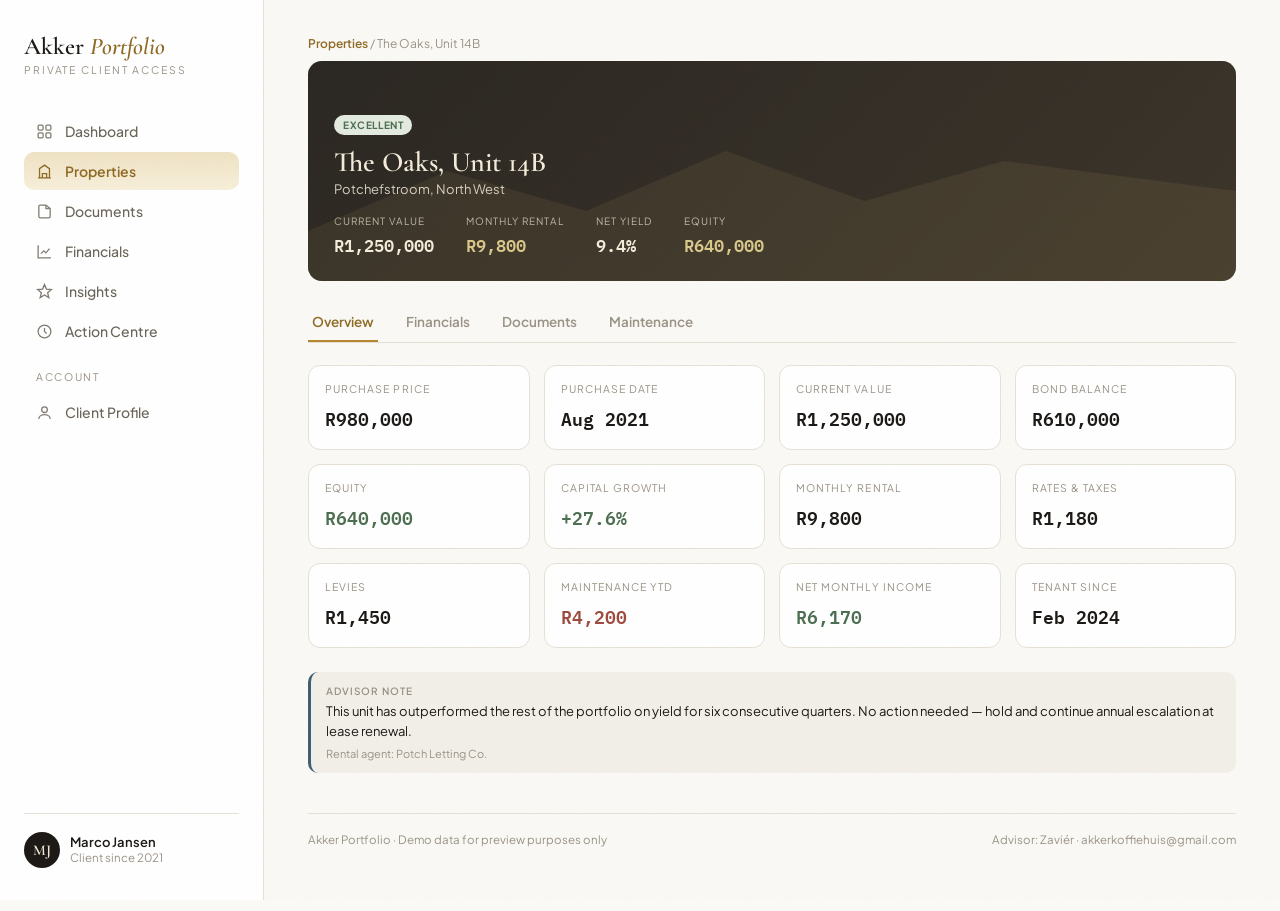
<file: property-detail.html>
<!DOCTYPE html>
<html lang="en">
<head>
<meta charset="UTF-8">
<meta name="viewport" content="width=device-width, initial-scale=1.0">
<title>The Oaks, Unit 14B — Akker Portfolio</title>
<link rel="preconnect" href="https://fonts.googleapis.com">
<link href="https://fonts.googleapis.com/css2?family=Cormorant+Garamond:ital,wght@0,500;0,600;1,500&family=Plus+Jakarta+Sans:wght@400;500;600;700&family=IBM+Plex+Mono:wght@400;500;600&display=swap" rel="stylesheet">
<link rel="stylesheet" href="assets/styles.css">
</head>
<body>
<div class="shell">

<aside class="sidebar">
  <div class="brand">
    <div class="mark">Akker <span>Portfolio</span></div>
    <div class="sub">Private Client Access</div>
  </div>
  <nav class="primary">
    <a class="nav-item" href="index.html"><svg viewBox="0 0 24 24" fill="none" stroke="currentColor" stroke-width="1.8"><rect x="3" y="3" width="7" height="7" rx="1.5"/><rect x="14" y="3" width="7" height="7" rx="1.5"/><rect x="3" y="14" width="7" height="7" rx="1.5"/><rect x="14" y="14" width="7" height="7" rx="1.5"/></svg><span>Dashboard</span></a>
    <a class="nav-item active" href="properties.html"><svg viewBox="0 0 24 24" fill="none" stroke="currentColor" stroke-width="1.8"><path d="M3 21h18"/><path d="M5 21V8l7-5 7 5v13"/><path d="M9 21v-6h6v6"/></svg><span>Properties</span></a>
    <a class="nav-item" href="documents.html"><svg viewBox="0 0 24 24" fill="none" stroke="currentColor" stroke-width="1.8"><path d="M14 3H6a2 2 0 0 0-2 2v14a2 2 0 0 0 2 2h12a2 2 0 0 0 2-2V8z"/><path d="M14 3v5h5"/></svg><span>Documents</span></a>
    <a class="nav-item" href="financials.html"><svg viewBox="0 0 24 24" fill="none" stroke="currentColor" stroke-width="1.8"><path d="M3 3v18h18"/><path d="M7 15l4-4 3 3 5-6"/></svg><span>Financials</span></a>
    <a class="nav-item" href="insights.html"><svg viewBox="0 0 24 24" fill="none" stroke="currentColor" stroke-width="1.8"><path d="M12 2l2.7 6.6 7.1.6-5.4 4.6 1.7 6.9L12 17l-6.1 3.7 1.7-6.9-5.4-4.6 7.1-.6z"/></svg><span>Insights</span></a>
    <a class="nav-item" href="action-centre.html"><svg viewBox="0 0 24 24" fill="none" stroke="currentColor" stroke-width="1.8"><circle cx="12" cy="12" r="9"/><path d="M12 7v5l3 3"/></svg><span>Action Centre</span></a>
    <div class="nav-label">Account</div>
    <a class="nav-item" href="profile.html"><svg viewBox="0 0 24 24" fill="none" stroke="currentColor" stroke-width="1.8"><circle cx="12" cy="8" r="4"/><path d="M4 21c0-4 4-6 8-6s8 2 8 6"/></svg><span>Client Profile</span></a>
  </nav>
  <div class="sidebar-foot">
    <div class="avatar">MJ</div>
    <div>
      <div class="who">Marco Jansen</div>
      <div class="role">Client since 2021</div>
    </div>
  </div>
</aside>

<main>
  <div class="breadcrumb"><a href="properties.html">Properties</a> / The Oaks, Unit 14B</div>

  <div class="hero">
    <svg viewBox="0 0 1000 220" preserveAspectRatio="none"><rect width="1000" height="220" fill="#2B2722"/><path d="M0 170 L150 110 L300 150 L450 90 L600 140 L750 100 L1000 130 L1000 220 L0 220 Z" fill="#4A4030"/></svg>
    <div class="hero-info">
      <span class="status-chip excellent" style="position:static; display:inline-block; margin-bottom:10px;">Excellent</span>
      <div class="name">The Oaks, Unit 14B</div>
      <div class="addr">Potchefstroom, North West</div>
      <div class="hero-stats">
        <div><span class="k">Current value</span><span class="v">R1,250,000</span></div>
        <div><span class="k">Monthly rental</span><span class="v pos">R9,800</span></div>
        <div><span class="k">Net yield</span><span class="v">9.4%</span></div>
        <div><span class="k">Equity</span><span class="v pos">R640,000</span></div>
      </div>
    </div>
  </div>

  <div data-tabs>
    <div class="tabbar">
      <button class="active" data-tab="tab-overview">Overview</button>
      <button data-tab="tab-financials">Financials</button>
      <button data-tab="tab-documents">Documents</button>
      <button data-tab="tab-maintenance">Maintenance</button>
    </div>

    <div class="tab-panel active" id="tab-overview">
      <div class="fact-grid">
        <div class="fact"><div class="k">Purchase price</div><div class="v">R980,000</div></div>
        <div class="fact"><div class="k">Purchase date</div><div class="v">Aug 2021</div></div>
        <div class="fact"><div class="k">Current value</div><div class="v">R1,250,000</div></div>
        <div class="fact"><div class="k">Bond balance</div><div class="v">R610,000</div></div>
        <div class="fact"><div class="k">Equity</div><div class="v pos">R640,000</div></div>
        <div class="fact"><div class="k">Capital growth</div><div class="v pos">+27.6%</div></div>
        <div class="fact"><div class="k">Monthly rental</div><div class="v">R9,800</div></div>
        <div class="fact"><div class="k">Rates & taxes</div><div class="v">R1,180</div></div>
        <div class="fact"><div class="k">Levies</div><div class="v">R1,450</div></div>
        <div class="fact"><div class="k">Maintenance YTD</div><div class="v neg">R4,200</div></div>
        <div class="fact"><div class="k">Net monthly income</div><div class="v pos">R6,170</div></div>
        <div class="fact"><div class="k">Tenant since</div><div class="v">Feb 2024</div></div>
      </div>
      <div class="insight-card opportunity">
        <span class="tag">Advisor note</span>
        <p>This unit has outperformed the rest of the portfolio on yield for six consecutive quarters. No action needed — hold and continue annual escalation at lease renewal.</p>
        <div class="meta">Rental agent: Potch Letting Co.</div>
      </div>
    </div>

    <div class="tab-panel" id="tab-financials">
      <h3 style="font-family:'Cormorant Garamond',serif; font-weight:600; margin:0 0 12px;">Income & Expenses — last 6 months</h3>
      <table class="data-table">
        <thead><tr><th>Month</th><th>Rental income</th><th>Rates & levies</th><th>Maintenance</th><th>Net income</th></tr></thead>
        <tbody>
          <tr><td>Jan 2026</td><td class="mono">R9,800</td><td class="mono">R2,630</td><td class="mono">R0</td><td class="mono pos">R7,170</td></tr>
          <tr><td>Feb 2026</td><td class="mono">R9,800</td><td class="mono">R2,630</td><td class="mono">R0</td><td class="mono pos">R7,170</td></tr>
          <tr><td>Mar 2026</td><td class="mono">R9,800</td><td class="mono">R2,630</td><td class="mono">R1,200</td><td class="mono pos">R5,970</td></tr>
          <tr><td>Apr 2026</td><td class="mono">R9,800</td><td class="mono">R2,630</td><td class="mono">R0</td><td class="mono pos">R7,170</td></tr>
          <tr><td>May 2026</td><td class="mono">R9,800</td><td class="mono">R2,630</td><td class="mono">R3,000</td><td class="mono pos">R4,170</td></tr>
          <tr><td>Jun 2026</td><td class="mono">R9,800</td><td class="mono">R2,630</td><td class="mono">R0</td><td class="mono pos">R7,170</td></tr>
        </tbody>
      </table>
      <h3 style="font-family:'Cormorant Garamond',serif; font-weight:600; margin:22px 0 12px;">Bond Payment Tracking</h3>
      <table class="data-table">
        <thead><tr><th>Month</th><th>Payment</th><th>Capital</th><th>Interest</th><th>Balance</th></tr></thead>
        <tbody>
          <tr><td>Apr 2026</td><td class="mono">R8,450</td><td class="mono">R3,150</td><td class="mono">R5,300</td><td class="mono">R616,400</td></tr>
          <tr><td>May 2026</td><td class="mono">R8,450</td><td class="mono">R3,150</td><td class="mono">R5,300</td><td class="mono">R613,250</td></tr>
          <tr><td>Jun 2026</td><td class="mono">R8,450</td><td class="mono">R3,180</td><td class="mono">R5,270</td><td class="mono">R610,070</td></tr>
        </tbody>
      </table>
    </div>

    <div class="tab-panel" id="tab-documents">
      <div class="data-table" style="padding:6px 0;">
        <div class="doc-row">
          <div class="doc-icon">PDF</div>
          <div class="doc-meta"><div class="title">Sale Agreement</div><div class="sub">Signed 12 Aug 2021 · 14 pages</div></div>
          <button class="doc-dl">Download</button>
        </div>
        <div class="doc-row">
          <div class="doc-icon">PDF</div>
          <div class="doc-meta"><div class="title">Lease Agreement</div><div class="sub">Current tenant · Feb 2024 – Feb 2027</div></div>
          <button class="doc-dl">Download</button>
        </div>
        <div class="doc-row">
          <div class="doc-icon">PDF</div>
          <div class="doc-meta"><div class="title">Municipal Rates Statement</div><div class="sub">Jun 2026</div></div>
          <button class="doc-dl">Download</button>
        </div>
        <div class="doc-row">
          <div class="doc-icon">PDF</div>
          <div class="doc-meta"><div class="title">Compliance Certificate</div><div class="sub">Electrical · Valid until Mar 2028</div></div>
          <button class="doc-dl">Download</button>
        </div>
        <div class="doc-row">
          <div class="doc-icon">PDF</div>
          <div class="doc-meta"><div class="title">Valuation Report</div><div class="sub">Independent valuation · May 2026</div></div>
          <button class="doc-dl">Download</button>
        </div>
      </div>
    </div>

    <div class="tab-panel" id="tab-maintenance">
      <table class="data-table">
        <thead><tr><th>Date</th><th>Job</th><th>Contractor</th><th>Cost</th><th>Status</th></tr></thead>
        <tbody>
          <tr><td>03 Mar 2026</td><td>Geyser replacement</td><td>Potch Plumbing Services</td><td class="mono">R1,200</td><td><span class="pill done">Done</span></td></tr>
          <tr><td>18 May 2026</td><td>Roof gutter repair</td><td>NW Roofing Co.</td><td class="mono">R3,000</td><td><span class="pill done">Done</span></td></tr>
          <tr><td>20 Jun 2026</td><td>Garden service quote</td><td>GreenScape Maintenance</td><td class="mono">Pending</td><td><span class="pill pending">Pending</span></td></tr>
        </tbody>
      </table>
      <p class="muted-note">In the full platform build, each job will include contractor quotes and before/after photos attached by your rental agent.</p>
    </div>
  </div>

  <footer class="note">
    <span>Akker Portfolio · Demo data for preview purposes only</span>
    <span>Advisor: Zaviér · akkerkoffiehuis@gmail.com</span>
  </footer>
</main>
</div>

<script src="assets/app.js"></script>
</body>
</html>
</file>
<file: assets/styles.css>
/* =========================================================
   Akker Portfolio — shared design system
   Demo data only. Tokens live at the top — swap these first
   when the real design pass happens.
   ========================================================= */

:root{
  --bg:#FAF9F5;
  --surface:#FFFFFF;
  --surface-raised:#F2EFE8;
  --ink:#1B1815;
  --ink-soft:#6B6459;
  --ink-faint:#9A9285;
  --border:#E6E1D6;
  --gold:#B6862F;
  --gold-deep:#8F6A24;
  --gold-soft:#EFE2C4;
  --success:#4C6E50;
  --success-soft:#E3EAE0;
  --danger:#9C4B3E;
  --danger-soft:#F3E2DE;
  --watch:#A1762E;
  --watch-soft:#F1E6CC;
  --info:#3F5E73;
  --info-soft:#E2E9ED;
  --shadow-1: 0 1px 2px rgba(27,24,21,0.04), 0 1px 1px rgba(27,24,21,0.03);
  --shadow-2: 0 8px 24px -8px rgba(27,24,21,0.10), 0 2px 6px -2px rgba(27,24,21,0.06);
  --radius: 14px;
}

*{box-sizing:border-box;}
html,body{margin:0;padding:0;}
body{
  background:var(--bg);
  color:var(--ink);
  font-family:'Plus Jakarta Sans', sans-serif;
  -webkit-font-smoothing:antialiased;
  min-height:100vh;
}

body::before{
  content:"";
  position:fixed; inset:0; pointer-events:none; z-index:9999;
  opacity:0.025;
  background-image:url("data:image/svg+xml,%3Csvg xmlns='http://www.w3.org/2000/svg' width='120' height='120'%3E%3Cfilter id='n'%3E%3CfeTurbulence type='fractalNoise' baseFrequency='0.9' numOctaves='2' stitchTiles='stitch'/%3E%3C/filter%3E%3Crect width='100%25' height='100%25' filter='url(%23n)'/%3E%3C/svg%3E");
}

a{color:inherit; text-decoration:none;}
button{font-family:inherit; cursor:pointer;}
table{border-collapse:collapse; width:100%;}

.shell{ display:grid; grid-template-columns:264px 1fr; min-height:100vh; }

/* ---------- SIDEBAR ---------- */
.sidebar{
  background:var(--surface); border-right:1px solid var(--border);
  padding:32px 24px; display:flex; flex-direction:column; gap:36px;
  position:sticky; top:0; height:100vh;
}
.brand{ display:flex; flex-direction:column; gap:2px; }
.brand .mark{ font-family:'Cormorant Garamond', serif; font-size:24px; font-weight:600; }
.brand .mark span{ color:var(--gold-deep); font-style:italic; }
.brand .sub{ font-size:10.5px; letter-spacing:0.18em; text-transform:uppercase; color:var(--ink-faint); }

nav.primary{display:flex; flex-direction:column; gap:2px;}
.nav-label{ font-size:10.5px; letter-spacing:0.16em; text-transform:uppercase; color:var(--ink-faint); margin:18px 0 8px 12px; }
.nav-item{
  display:flex; align-items:center; gap:12px; padding:10px 12px; border-radius:10px;
  font-size:14px; font-weight:500; color:var(--ink-soft);
  transition:background .18s ease, color .18s ease;
}
.nav-item svg{ width:17px; height:17px; flex-shrink:0; opacity:0.85; }
.nav-item:hover{ background:var(--surface-raised); color:var(--ink); }
.nav-item.active{ background:linear-gradient(180deg, var(--gold-soft), #F7EFDA); color:var(--gold-deep); font-weight:600; }
.nav-item.active svg{ opacity:1; }

.sidebar-foot{ margin-top:auto; border-top:1px solid var(--border); padding-top:18px; display:flex; align-items:center; gap:10px; }
.avatar{
  width:36px; height:36px; border-radius:50%; background:var(--ink); color:#F2EAD8;
  display:flex; align-items:center; justify-content:center; font-family:'Cormorant Garamond', serif; font-size:15px; font-weight:600;
}
.sidebar-foot .who{ font-size:13px; font-weight:600; line-height:1.2; }
.sidebar-foot .role{ font-size:11.5px; color:var(--ink-faint); }

/* ---------- MAIN / TOPBAR ---------- */
main{ padding:36px 44px 64px; max-width:1280px; }
.topbar{ display:flex; align-items:flex-end; justify-content:space-between; margin-bottom:32px; flex-wrap:wrap; gap:16px; }
.topbar h1{ font-family:'Cormorant Garamond', serif; font-weight:500; font-size:clamp(26px, 3vw, 34px); margin:0 0 4px; }
.topbar .date{ font-size:13px; color:var(--ink-faint); }
.advisor-pill{ display:flex; align-items:center; gap:10px; background:var(--surface); border:1px solid var(--border); border-radius:100px; padding:8px 16px 8px 8px; box-shadow:var(--shadow-1); }
.advisor-pill .dot{ width:8px; height:8px; border-radius:50%; background:var(--success); }
.advisor-pill .txt{ font-size:12.5px; }
.advisor-pill .txt b{ font-weight:600; }
.advisor-pill button{ border:none; background:var(--ink); color:#F4ECDA; font-size:12px; font-weight:600; padding:7px 13px; border-radius:100px; }

.breadcrumb{ font-size:12px; color:var(--ink-faint); margin-bottom:10px; }
.breadcrumb a{ color:var(--gold-deep); font-weight:600; }

/* ---------- CARDS / KPI ---------- */
.card{
  background:var(--surface); border:1px solid var(--border); border-radius:var(--radius);
  box-shadow:var(--shadow-1); padding:22px;
  opacity:0; transform:translateY(8px); animation:rise .55s ease forwards;
}
@keyframes rise{ to{ opacity:1; transform:translateY(0); } }

.kpi-row{ display:grid; grid-template-columns:1.6fr 1fr 1fr 1fr 1fr; gap:16px; margin-bottom:28px; }
.kpi-label{ font-size:11px; letter-spacing:0.12em; text-transform:uppercase; color:var(--ink-faint); margin-bottom:10px; }
.kpi-value{ font-family:'IBM Plex Mono', monospace; font-size:26px; font-weight:500; letter-spacing:-0.01em; }
.kpi-main .kpi-value{ font-family:'Cormorant Garamond', serif; font-size:38px; font-weight:600; }
.kpi-badge{ display:inline-flex; align-items:center; gap:5px; font-family:'IBM Plex Mono', monospace; font-size:12.5px; font-weight:500; color:var(--success); background:var(--success-soft); padding:3px 9px; border-radius:100px; margin-top:10px; }
.kpi-badge.neg{ color:var(--danger); background:var(--danger-soft); }
.kpi-sub{ font-size:12px; color:var(--ink-faint); margin-top:8px; }

/* ---------- PANELS / CHARTS ---------- */
.panel-row{ display:grid; grid-template-columns:1.55fr 1fr; gap:20px; margin-bottom:24px; align-items:start; }
.panel{ background:var(--surface); border:1px solid var(--border); border-radius:var(--radius); box-shadow:var(--shadow-1); padding:26px 26px 18px; }
section.panel{ margin-bottom:20px; }
.panel + .panel{ margin-top:0; }
.panel-head{ display:flex; align-items:flex-start; justify-content:space-between; margin-bottom:18px; gap:12px; flex-wrap:wrap; }
.panel-title{ font-family:'Cormorant Garamond', serif; font-size:21px; font-weight:600; }
.panel-title small{ display:block; font-family:'Plus Jakarta Sans'; font-size:12px; color:var(--ink-faint); font-weight:500; margin-top:2px; }

.range-toggle{ display:flex; background:var(--surface-raised); border-radius:100px; padding:3px; gap:2px; }
.range-toggle button{ border:none; background:transparent; font-size:12px; font-weight:600; padding:6px 13px; border-radius:100px; color:var(--ink-faint); transition:background .15s, color .15s; }
.range-toggle button.active{ background:var(--ink); color:#F4ECDA; }
.chart-wrap{ height:230px; }
.chart-wrap.tall{ height:300px; }
.chart-wrap.short{ height:170px; }

/* ---------- INSIGHTS ---------- */
.insight-card{ border-left:3px solid var(--gold); background:var(--surface-raised); border-radius:10px; padding:13px 15px; margin-bottom:10px; }
.insight-card.attention{ border-left-color:var(--danger); }
.insight-card.opportunity{ border-left-color:var(--info); }
.insight-card p{ margin:0; font-size:13px; line-height:1.5; color:var(--ink); }
.insight-card .tag{ font-size:10px; letter-spacing:0.1em; text-transform:uppercase; color:var(--ink-faint); display:block; margin-bottom:5px; font-weight:600; }
.insight-card .meta{ font-size:11px; color:var(--ink-faint); margin-top:6px; }

/* ---------- RECOMMENDATIONS ---------- */
.reco-grid{ display:grid; grid-template-columns:repeat(3,1fr); gap:16px; }
.reco-card{ background:var(--surface); border:1px solid var(--border); border-radius:var(--radius); box-shadow:var(--shadow-1); padding:18px; border-top:3px solid var(--gold); }
.reco-card.sell{ border-top-color:var(--danger); }
.reco-card.hold{ border-top-color:var(--success); }
.reco-card.refinance{ border-top-color:var(--info); }
.reco-card .kind{ font-size:10px; letter-spacing:0.12em; text-transform:uppercase; color:var(--ink-faint); font-weight:700; margin-bottom:6px; }
.reco-card h3{ font-family:'Cormorant Garamond', serif; font-size:18px; margin:0 0 8px; }
.reco-card p{ font-size:12.5px; color:var(--ink-soft); line-height:1.5; margin:0; }

/* ---------- SECTIONS ---------- */
.section-head{ display:flex; align-items:baseline; justify-content:space-between; margin:8px 0 16px; flex-wrap:wrap; gap:8px; }
.section-head h2{ font-family:'Cormorant Garamond', serif; font-size:22px; font-weight:600; margin:0; }
.section-head a, .section-head .link{ font-size:12.5px; font-weight:600; color:var(--gold-deep); border-bottom:1px solid var(--gold-soft); padding-bottom:2px; }

/* ---------- PROPERTY CARDS ---------- */
.property-grid{ display:grid; grid-template-columns:repeat(3,1fr); gap:18px; margin-bottom:32px; }
.property-card{ background:var(--surface); border:1px solid var(--border); border-radius:var(--radius); box-shadow:var(--shadow-1); overflow:hidden; transition:box-shadow .2s ease, transform .2s ease; opacity:0; transform:translateY(8px); animation:rise .55s ease forwards; }
.property-card:hover{ box-shadow:var(--shadow-2); transform:translateY(-2px); }
.property-thumb{ height:120px; position:relative; overflow:hidden; background:linear-gradient(135deg, #2B2722, #423B30); }
.property-thumb svg{ position:absolute; inset:0; width:100%; height:100%; opacity:0.5; }
.status-chip{ position:absolute; top:10px; right:10px; font-size:10px; font-weight:700; letter-spacing:0.06em; text-transform:uppercase; padding:4px 9px; border-radius:100px; }
.status-chip.excellent{ background:var(--success-soft); color:var(--success); }
.status-chip.monitor{ background:var(--watch-soft); color:var(--watch); }
.status-chip.action{ background:var(--danger-soft); color:var(--danger); }
.property-body{ padding:16px 16px 18px; }
.property-body .name{ font-weight:700; font-size:14.5px; margin-bottom:2px; }
.property-body .addr{ font-size:12px; color:var(--ink-faint); margin-bottom:14px; }
.pstat-row{ display:flex; justify-content:space-between; font-size:12px; padding:7px 0; border-top:1px dashed var(--border); }
.pstat-row .k{ color:var(--ink-faint); }
.pstat-row .v{ font-family:'IBM Plex Mono', monospace; font-weight:500; }
.pstat-row .v.pos{ color:var(--success); }
.pstat-row .v.neg{ color:var(--danger); }
.card-cta{ display:block; text-align:center; margin-top:12px; padding:9px; border-radius:8px; background:var(--surface-raised); font-size:12.5px; font-weight:600; color:var(--ink); }
.card-cta:hover{ background:var(--gold-soft); color:var(--gold-deep); }

/* ---------- PROPERTY DETAIL ---------- */
.hero{ border-radius:var(--radius); height:220px; background:linear-gradient(135deg,#2B2722,#4A4030); position:relative; overflow:hidden; margin-bottom:22px; display:flex; align-items:flex-end; }
.hero svg{ position:absolute; inset:0; width:100%; height:100%; opacity:0.45; }
.hero-info{ position:relative; z-index:2; padding:22px 26px; color:#F4ECDA; width:100%; }
.hero-info .name{ font-family:'Cormorant Garamond', serif; font-size:28px; font-weight:600; }
.hero-info .addr{ font-size:13px; opacity:0.85; margin-top:2px; }
.hero-stats{ display:flex; gap:32px; margin-top:18px; flex-wrap:wrap; }
.hero-stats .k{ display:block; font-size:10px; letter-spacing:0.1em; text-transform:uppercase; opacity:0.7; margin-bottom:4px; }
.hero-stats .v{ display:block; font-family:'IBM Plex Mono', monospace; font-size:17px; font-weight:600; }
.hero-stats .v.pos{ color:#D9C98A; }

.tabbar{ display:flex; gap:6px; border-bottom:1px solid var(--border); margin-bottom:22px; }
.tabbar button{ border:none; background:none; padding:10px 4px; font-size:13.5px; font-weight:600; color:var(--ink-faint); border-bottom:2px solid transparent; margin-right:18px; }
.tabbar button.active{ color:var(--gold-deep); border-bottom-color:var(--gold); }
.tab-panel{ display:none; }
.tab-panel.active{ display:block; }

.fact-grid{ display:grid; grid-template-columns:repeat(4,1fr); gap:14px; margin-bottom:24px; }
.fact{ background:var(--surface); border:1px solid var(--border); border-radius:12px; padding:16px; }
.fact .k{ font-size:10.5px; letter-spacing:0.1em; text-transform:uppercase; color:var(--ink-faint); margin-bottom:8px; }
.fact .v{ font-family:'IBM Plex Mono', monospace; font-size:18px; font-weight:600; }
.fact .v.pos{ color:var(--success); }
.fact .v.neg{ color:var(--danger); }

/* ---------- TABLES ---------- */
.data-table{ background:var(--surface); border:1px solid var(--border); border-radius:var(--radius); overflow:hidden; box-shadow:var(--shadow-1); }
.data-table thead th{ text-align:left; font-size:10.5px; letter-spacing:0.1em; text-transform:uppercase; color:var(--ink-faint); background:var(--surface-raised); padding:12px 16px; font-weight:700; }
.data-table tbody td{ padding:13px 16px; font-size:13px; border-top:1px solid var(--border); }
.data-table tbody tr:hover{ background:#FBF9F3; }
.data-table .mono{ font-family:'IBM Plex Mono', monospace; }
.data-table .pos{ color:var(--success); font-weight:600; }
.data-table .neg{ color:var(--danger); font-weight:600; }

.pill{ display:inline-flex; align-items:center; gap:5px; font-size:11px; font-weight:700; padding:4px 10px; border-radius:100px; letter-spacing:0.02em; }
.pill.pending{ background:var(--watch-soft); color:var(--watch); }
.pill.progress{ background:var(--info-soft); color:var(--info); }
.pill.done{ background:var(--success-soft); color:var(--success); }
.pill.review{ background:var(--gold-soft); color:var(--gold-deep); }

.doc-row{ display:flex; align-items:center; gap:14px; padding:14px 16px; border-top:1px solid var(--border); }
.doc-row:first-child{ border-top:none; }
.doc-icon{ width:36px; height:36px; border-radius:9px; background:var(--surface-raised); display:flex; align-items:center; justify-content:center; flex-shrink:0; font-size:9.5px; font-weight:700; letter-spacing:0.04em; color:var(--gold-deep); }
.doc-icon svg{ width:17px; height:17px; color:var(--gold-deep); }
.doc-meta{ flex:1; }
.doc-meta .title{ font-size:13.5px; font-weight:600; }
.doc-meta .sub{ font-size:11.5px; color:var(--ink-faint); }
.doc-dl{ margin-left:auto; font-size:12px; font-weight:600; color:var(--gold-deep); background:none; border:1px solid var(--gold-soft); padding:6px 12px; border-radius:100px; flex-shrink:0; }
.doc-dl:hover{ background:var(--gold-soft); }

.muted-note{ font-size:12px; color:var(--ink-faint); margin:14px 0 0; line-height:1.5; }

/* ---------- ACTION CENTRE ---------- */
.tile-grid{ display:grid; grid-template-columns:repeat(3,1fr); gap:16px; margin-bottom:32px; }
.tile{ background:var(--surface); border:1px solid var(--border); border-radius:var(--radius); box-shadow:var(--shadow-1); padding:20px; cursor:pointer; transition:box-shadow .2s, transform .2s; }
.tile:hover{ box-shadow:var(--shadow-2); transform:translateY(-2px); border-color:var(--gold-soft); }
.tile-icon{ width:38px; height:38px; border-radius:10px; background:var(--gold-soft); display:flex; align-items:center; justify-content:center; margin-bottom:14px; }
.tile-icon svg{ width:19px; height:19px; color:var(--gold-deep); }
.tile h3{ font-size:14.5px; margin:0 0 4px; font-weight:700; }
.tile p{ font-size:12px; color:var(--ink-faint); margin:0; line-height:1.5; }

/* ---------- PROFILE ---------- */
.profile-grid{ display:grid; grid-template-columns:1fr 1.4fr; gap:20px; align-items:start; }
.stat-list{ display:flex; flex-direction:column; }
.stat-row{ display:flex; justify-content:space-between; padding:13px 0; border-top:1px dashed var(--border); font-size:13.5px; }
.stat-row:first-child{ border-top:none; }
.stat-row .k{ color:var(--ink-faint); }
.stat-row .v{ font-weight:600; }

.health-wrap{ display:flex; align-items:center; gap:22px; }
.health-ring{ width:108px; height:108px; border-radius:50%; flex-shrink:0; display:flex; align-items:center; justify-content:center; position:relative; }
.health-ring .num{ font-family:'Cormorant Garamond', serif; font-size:30px; font-weight:700; }
.health-ring .lbl{ position:absolute; bottom:-18px; font-size:10px; letter-spacing:0.1em; text-transform:uppercase; color:var(--ink-faint); white-space:nowrap; }

footer.note{ margin-top:40px; padding-top:18px; border-top:1px solid var(--border); font-size:11.5px; color:var(--ink-faint); display:flex; justify-content:space-between; flex-wrap:wrap; gap:8px; }

*:focus-visible{ outline:2px solid var(--gold-deep); outline-offset:2px; border-radius:6px; }

/* stagger helpers */
.kpi-row .card:nth-child(1){animation-delay:.02s;} .kpi-row .card:nth-child(2){animation-delay:.08s;}
.kpi-row .card:nth-child(3){animation-delay:.14s;} .kpi-row .card:nth-child(4){animation-delay:.20s;}
.kpi-row .card:nth-child(5){animation-delay:.26s;}
.property-grid .property-card:nth-child(1){animation-delay:.10s;} .property-grid .property-card:nth-child(2){animation-delay:.18s;}
.property-grid .property-card:nth-child(3){animation-delay:.26s;} .property-grid .property-card:nth-child(4){animation-delay:.34s;}
.property-grid .property-card:nth-child(5){animation-delay:.42s;} .property-grid .property-card:nth-child(6){animation-delay:.50s;}
.property-grid .property-card:nth-child(7){animation-delay:.58s;}

@media (max-width:1100px){
  .kpi-row{ grid-template-columns:repeat(2,1fr); }
  .kpi-main{ grid-column:1 / -1; }
  .panel-row{ grid-template-columns:1fr; }
  .property-grid{ grid-template-columns:repeat(2,1fr); }
  .tile-grid{ grid-template-columns:repeat(2,1fr); }
  .reco-grid{ grid-template-columns:repeat(2,1fr); }
  .fact-grid{ grid-template-columns:repeat(2,1fr); }
  .profile-grid{ grid-template-columns:1fr; }
}
@media (max-width:780px){
  .shell{ grid-template-columns:1fr; }
  .sidebar{ position:relative; height:auto; flex-direction:row; align-items:center; padding:16px 18px; gap:0; overflow-x:auto; }
  .sidebar-foot{ display:none; }
  nav.primary{ flex-direction:row; gap:4px; }
  .nav-label{ display:none; }
  .nav-item span{ display:none; }
  .brand{ margin-right:18px; flex-shrink:0; }
  main{ padding:24px 18px 48px; }
  .kpi-row, .property-grid, .tile-grid, .reco-grid, .fact-grid{ grid-template-columns:1fr; }
}
</file>
